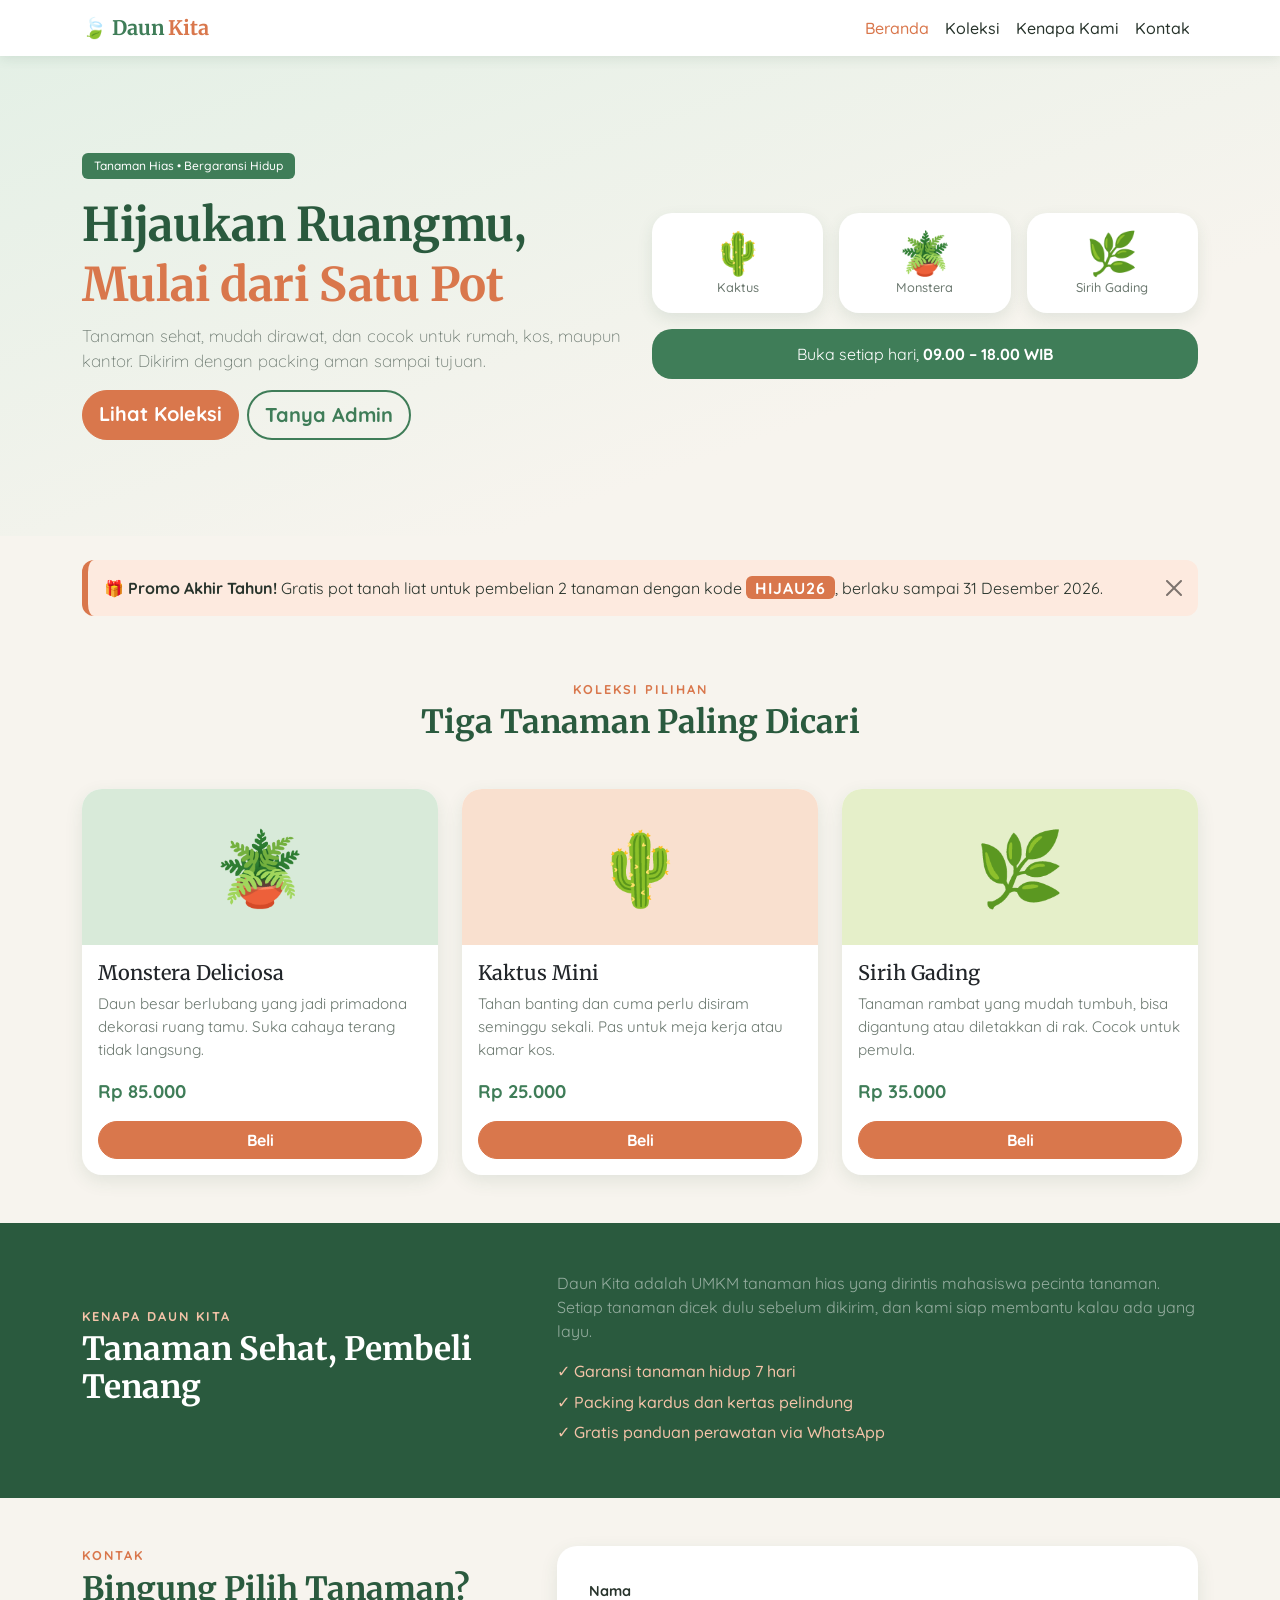
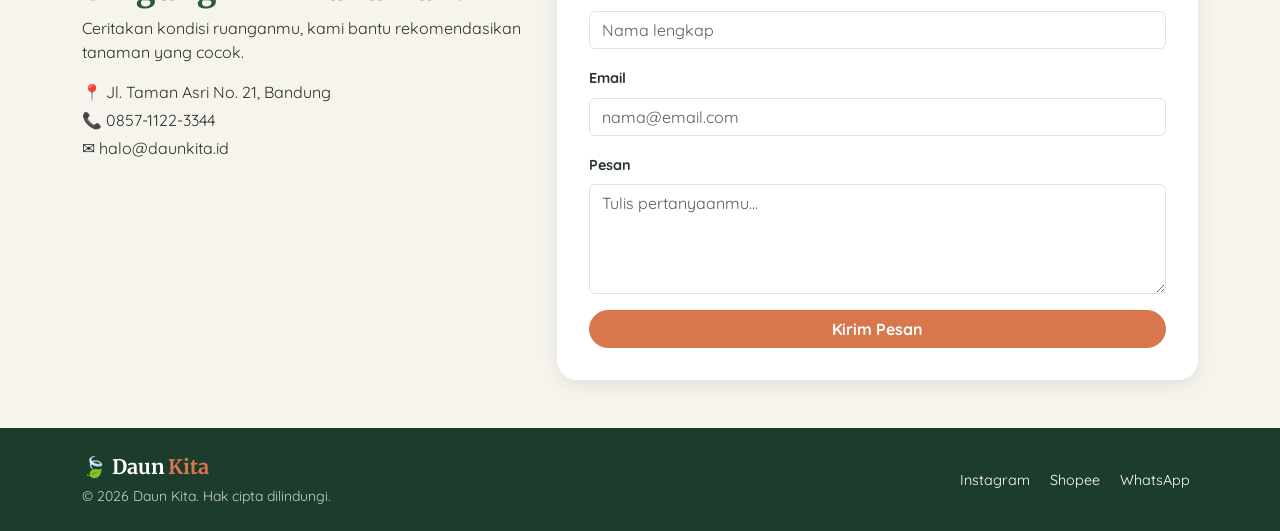
<file: Pertemuan 10/index.html>
<!doctype html>
<html lang="id">
  <head>
    <meta charset="UTF-8" />
    <meta name="viewport" content="width=device-width, initial-scale=1.0" />
    <title>Daun Kita | Toko Tanaman Hias</title>
    <meta name="description" content="Daun Kita: toko tanaman hias untuk rumah, kos, dan kantor." />
    <link href="https://fonts.googleapis.com/css2?family=Merriweather:wght@700&family=Quicksand:wght@400;500;700&display=swap" rel="stylesheet" />
    <!-- Bootstrap CSS (CDN) -->
    <link href="https://cdn.jsdelivr.net/npm/bootstrap@5.3.8/dist/css/bootstrap.min.css" rel="stylesheet" />
    <!-- CSS custom: dipanggil SETELAH Bootstrap -->
    <link rel="stylesheet" href="css/style.css" />
  </head>
  <body data-bs-spy="scroll" data-bs-target="#menuUtama" data-bs-root-margin="0px 0px -50%" data-bs-smooth-scroll="true" tabindex="0">

    <!-- ===== 1. NAVBAR ===== -->
    <nav class="navbar navbar-expand-lg sticky-top nav-daun">
      <div class="container">
        <a class="navbar-brand logo" href="#beranda">&#127811; Daun<span>Kita</span></a>
        <button class="navbar-toggler" type="button" data-bs-toggle="collapse" data-bs-target="#menuUtama" aria-controls="menuUtama" aria-expanded="false" aria-label="Buka menu">
          <span class="navbar-toggler-icon"></span>
        </button>
        <div class="collapse navbar-collapse" id="menuUtama">
          <ul class="navbar-nav ms-auto align-items-lg-center">
            <li class="nav-item"><a class="nav-link" href="#beranda">Beranda</a></li>
            <li class="nav-item"><a class="nav-link" href="#koleksi">Koleksi</a></li>
            <li class="nav-item"><a class="nav-link" href="#kenapa">Kenapa Kami</a></li>
            <li class="nav-item"><a class="nav-link" href="#kontak">Kontak</a></li>
          </ul>
        </div>
      </div>
    </nav>

    <!-- ===== 2. HERO ===== -->
    <header id="beranda" class="hero py-5">
      <div class="container py-lg-5">
        <div class="row align-items-center gy-4">
          <div class="col-12 col-lg-6">
            <span class="badge hero-badge mb-3">Tanaman Hias &bull; Bergaransi Hidup</span>
            <h1 class="hero-title">Hijaukan Ruangmu, <span>Mulai dari Satu Pot</span></h1>
            <p class="lead hero-text">
              Tanaman sehat, mudah dirawat, dan cocok untuk rumah, kos, maupun kantor.
              Dikirim dengan packing aman sampai tujuan.
            </p>
            <div class="d-flex flex-column flex-sm-row gap-2">
              <a href="#koleksi" class="btn btn-daun btn-lg">Lihat Koleksi</a>
              <a href="#kontak" class="btn btn-garis btn-lg">Tanya Admin</a>
            </div>
          </div>
          <div class="col-12 col-lg-6">
            <div class="row g-3 hero-grid text-center">
              <div class="col-4"><div class="hero-box">&#127797;<small>Kaktus</small></div></div>
              <div class="col-4"><div class="hero-box">&#129716;<small>Monstera</small></div></div>
              <div class="col-4"><div class="hero-box">&#127807;<small>Sirih Gading</small></div></div>
              <div class="col-12"><div class="hero-info">Buka setiap hari, <strong>09.00 &ndash; 18.00 WIB</strong></div></div>
            </div>
          </div>
        </div>
      </div>
    </header>

    <!-- ===== 3. ALERT PROMO ===== -->
    <section class="container alert-wrap">
      <div class="alert alert-promo alert-dismissible fade show" role="alert">
        <strong>&#127873; Promo Akhir Tahun!</strong> Gratis pot tanah liat untuk pembelian 2 tanaman dengan kode
        <span class="kode">HIJAU26</span>, berlaku sampai 31 Desember 2026.
        <button type="button" class="btn-close" data-bs-dismiss="alert" aria-label="Tutup"></button>
      </div>
    </section>

    <!-- ===== 4. KOLEKSI (3 CARD) ===== -->
    <section id="koleksi" class="py-5">
      <div class="container">
        <div class="text-center mb-5">
          <p class="label">KOLEKSI PILIHAN</p>
          <h2 class="judul">Tiga Tanaman Paling Dicari</h2>
        </div>
        <div class="row g-4">
          <!-- Card 1 -->
          <div class="col-12 col-md-6 col-lg-4">
            <div class="card kartu h-100">
              <div class="kartu-atas bg-1">&#129716;</div>
              <div class="card-body d-flex flex-column">
                <h3 class="card-title h5">Monstera Deliciosa</h3>
                <p class="card-text">Daun besar berlubang yang jadi primadona dekorasi ruang tamu. Suka cahaya terang tidak langsung.</p>
                <p class="harga">Rp 85.000</p>
                <button class="btn btn-daun mt-auto" data-bs-toggle="modal" data-bs-target="#modalBeli">Beli</button>
              </div>
            </div>
          </div>
          <!-- Card 2 -->
          <div class="col-12 col-md-6 col-lg-4">
            <div class="card kartu h-100">
              <div class="kartu-atas bg-2">&#127797;</div>
              <div class="card-body d-flex flex-column">
                <h3 class="card-title h5">Kaktus Mini</h3>
                <p class="card-text">Tahan banting dan cuma perlu disiram seminggu sekali. Pas untuk meja kerja atau kamar kos.</p>
                <p class="harga">Rp 25.000</p>
                <button class="btn btn-daun mt-auto" data-bs-toggle="modal" data-bs-target="#modalBeli">Beli</button>
              </div>
            </div>
          </div>
          <!-- Card 3 -->
          <div class="col-12 col-md-6 col-lg-4">
            <div class="card kartu h-100">
              <div class="kartu-atas bg-3">&#127807;</div>
              <div class="card-body d-flex flex-column">
                <h3 class="card-title h5">Sirih Gading</h3>
                <p class="card-text">Tanaman rambat yang mudah tumbuh, bisa digantung atau diletakkan di rak. Cocok untuk pemula.</p>
                <p class="harga">Rp 35.000</p>
                <button class="btn btn-daun mt-auto" data-bs-toggle="modal" data-bs-target="#modalBeli">Beli</button>
              </div>
            </div>
          </div>
        </div>
      </div>
    </section>

    <!-- ===== KENAPA KAMI ===== -->
    <section id="kenapa" class="kenapa py-5">
      <div class="container">
        <div class="row align-items-center gy-4">
          <div class="col-12 col-lg-5">
            <p class="label label-terang">KENAPA DAUN KITA</p>
            <h2 class="judul text-white">Tanaman Sehat, Pembeli Tenang</h2>
          </div>
          <div class="col-12 col-lg-7">
            <p class="text-white-50">
              Daun Kita adalah UMKM tanaman hias yang dirintis mahasiswa pecinta tanaman.
              Setiap tanaman dicek dulu sebelum dikirim, dan kami siap membantu kalau ada yang layu.
            </p>
            <ul class="poin list-unstyled mb-0">
              <li>&#10003; Garansi tanaman hidup 7 hari</li>
              <li>&#10003; Packing kardus dan kertas pelindung</li>
              <li>&#10003; Gratis panduan perawatan via WhatsApp</li>
            </ul>
          </div>
        </div>
      </div>
    </section>

    <!-- ===== 6. KONTAK (FORM) ===== -->
    <section id="kontak" class="py-5">
      <div class="container">
        <div class="row gy-4 justify-content-center">
          <div class="col-12 col-lg-5">
            <p class="label">KONTAK</p>
            <h2 class="judul">Bingung Pilih Tanaman?</h2>
            <p>Ceritakan kondisi ruanganmu, kami bantu rekomendasikan tanaman yang cocok.</p>
            <ul class="list-unstyled">
              <li class="mb-1">&#128205; Jl. Taman Asri No. 21, Bandung</li>
              <li class="mb-1">&#128222; 0857-1122-3344</li>
              <li>&#9993; halo@daunkita.id</li>
            </ul>
          </div>
          <div class="col-12 col-lg-7">
            <form class="kotak-form" action="#" method="post">
              <div class="mb-3">
                <label for="nama" class="form-label">Nama</label>
                <input type="text" class="form-control" id="nama" placeholder="Nama lengkap" required />
              </div>
              <div class="mb-3">
                <label for="email" class="form-label">Email</label>
                <input type="email" class="form-control" id="email" placeholder="nama@email.com" required />
              </div>
              <div class="mb-3">
                <label for="pesan" class="form-label">Pesan</label>
                <textarea class="form-control" id="pesan" rows="4" placeholder="Tulis pertanyaanmu..." required></textarea>
              </div>
              <button type="submit" class="btn btn-daun w-100">Kirim Pesan</button>
            </form>
          </div>
        </div>
      </div>
    </section>

    <!-- ===== 7. FOOTER ===== -->
    <footer class="footer-daun py-4">
      <div class="container">
        <div class="row align-items-center gy-2">
          <div class="col-12 col-md-6 text-center text-md-start">
            <span class="logo">&#127811; Daun<span>Kita</span></span>
            <p class="small mb-0 mt-1">&copy; 2026 Daun Kita. Hak cipta dilindungi.</p>
          </div>
          <div class="col-12 col-md-6 text-center text-md-end">
            <a href="#" class="sosmed">Instagram</a>
            <a href="#" class="sosmed">Shopee</a>
            <a href="#" class="sosmed">WhatsApp</a>
          </div>
        </div>
      </div>
    </footer>

    <!-- ===== 5. MODAL ===== -->
    <div class="modal fade" id="modalBeli" tabindex="-1" aria-labelledby="judulModal" aria-hidden="true">
      <div class="modal-dialog modal-dialog-centered">
        <div class="modal-content modal-daun">
          <div class="modal-header">
            <h2 class="modal-title fs-5" id="judulModal">Ketentuan Pembelian</h2>
            <button type="button" class="btn-close" data-bs-dismiss="modal" aria-label="Tutup"></button>
          </div>
          <div class="modal-body">
            <ul class="small mb-0">
              <li>Pesanan diproses lewat WhatsApp admin.</li>
              <li>Ambil di toko atau kirim ke seluruh Indonesia.</li>
              <li>Pembayaran via QRIS atau transfer bank.</li>
              <li>Klaim garansi maksimal 7 hari dengan foto tanaman.</li>
            </ul>
          </div>
          <div class="modal-footer">
            <button type="button" class="btn btn-secondary" data-bs-dismiss="modal">Batal</button>
            <button type="button" class="btn btn-daun" data-bs-dismiss="modal">Lanjut ke WhatsApp</button>
          </div>
        </div>
      </div>
    </div>

    <!-- Bootstrap Bundle JS (sudah termasuk Popper) -->
    <script src="https://cdn.jsdelivr.net/npm/bootstrap@5.3.8/dist/js/bootstrap.bundle.min.js"></script>
  </body>
</html>
</file>
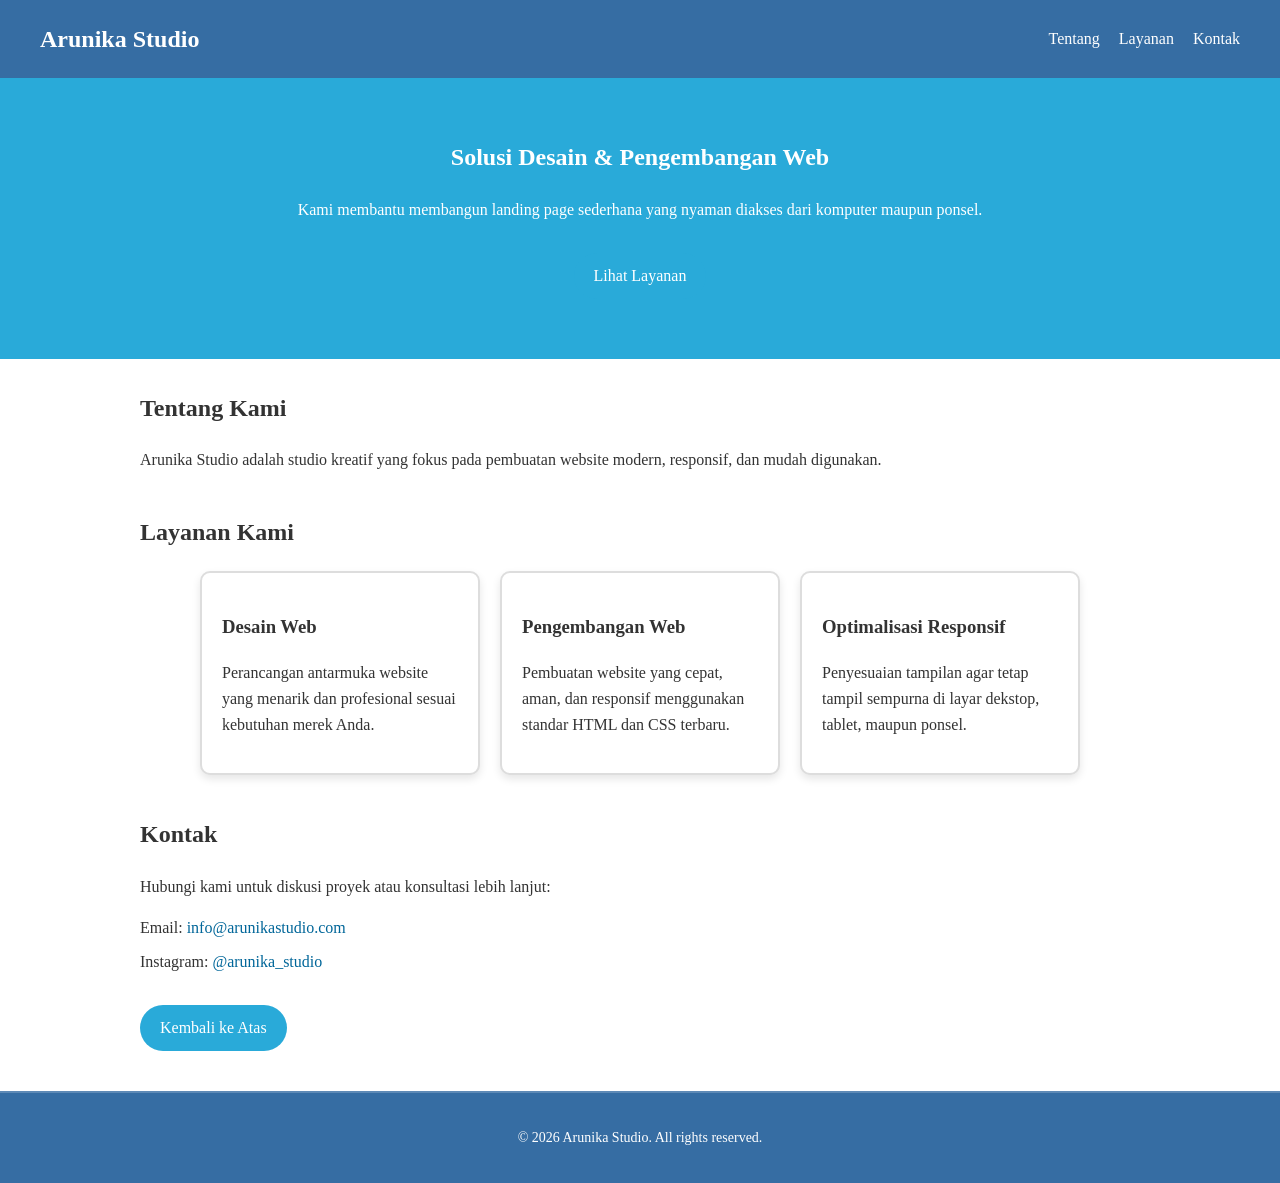
<file: Pertemuan 4/Tugas/index.html>
<!DOCTYPE html>
<html lang="id">
<head>
    <meta charset="UTF-8">
    <meta name="viewport" content="width=device-width, initial-scale=1.0">
    <title>Arunika Studio</title>
    <link rel="stylesheet" href="css/style.css">
</head>
<body>
    
    <header>
        <h1>Arunika Studio</h1>
        <nav>
            <a href="#tentang">Tentang</a>
            <a href="#layanan">Layanan</a>
            <a href="#kontak">Kontak</a>
        </nav>
    </header>

    <section id="hero">
        <h2>Solusi Desain & Pengembangan Web</h2>
        <p>Kami membantu membangun landing page sederhana yang nyaman diakses dari komputer maupun ponsel.</p>
        <a href="#layanan" class="button">Lihat Layanan</a>
    </section>

    <main>
        <section id="tentang">
            <h2>Tentang Kami</h2>
            <p>Arunika Studio adalah studio kreatif yang fokus pada pembuatan website modern, responsif, dan mudah digunakan.</p>
        </section>

        <section id="layanan">
            <h2>Layanan Kami</h2>
            
            <div class="card-wrapper">
                <div class="card">
                    <h3>Desain Web</h3>
                    <p>Perancangan antarmuka website yang menarik dan profesional sesuai kebutuhan merek Anda.</p>
                </div>

                <div class="card">
                    <h3>Pengembangan Web</h3>
                    <p>Pembuatan website yang cepat, aman, dan responsif menggunakan standar HTML dan CSS terbaru.</p>
                </div>

                <div class="card">
                    <h3>Optimalisasi Responsif</h3>
                    <p>Penyesuaian tampilan agar tetap tampil sempurna di layar dekstop, tablet, maupun ponsel.</p>
                </div>
            </div>
        </section>

        <section id="kontak">
            <h2>Kontak</h2>
            <p>Hubungi kami untuk diskusi proyek atau konsultasi lebih lanjut:</p>
            <ul class="kontak-list">
                <li>Email: <a href="mailto:info@arunikastudio.com">info@arunikastudio.com</a></li>
                <li>Instagram: <a href="https://instagram.com" target="_blank">@arunika_studio</a></li>
            </ul>
            <a href="#hero" class="button">Kembali ke Atas</a>
        </section>
    </main>

    <footer>
        <p>&copy; 2026 Arunika Studio. All rights reserved.</p>
    </footer>

</body>
</html>
</file>
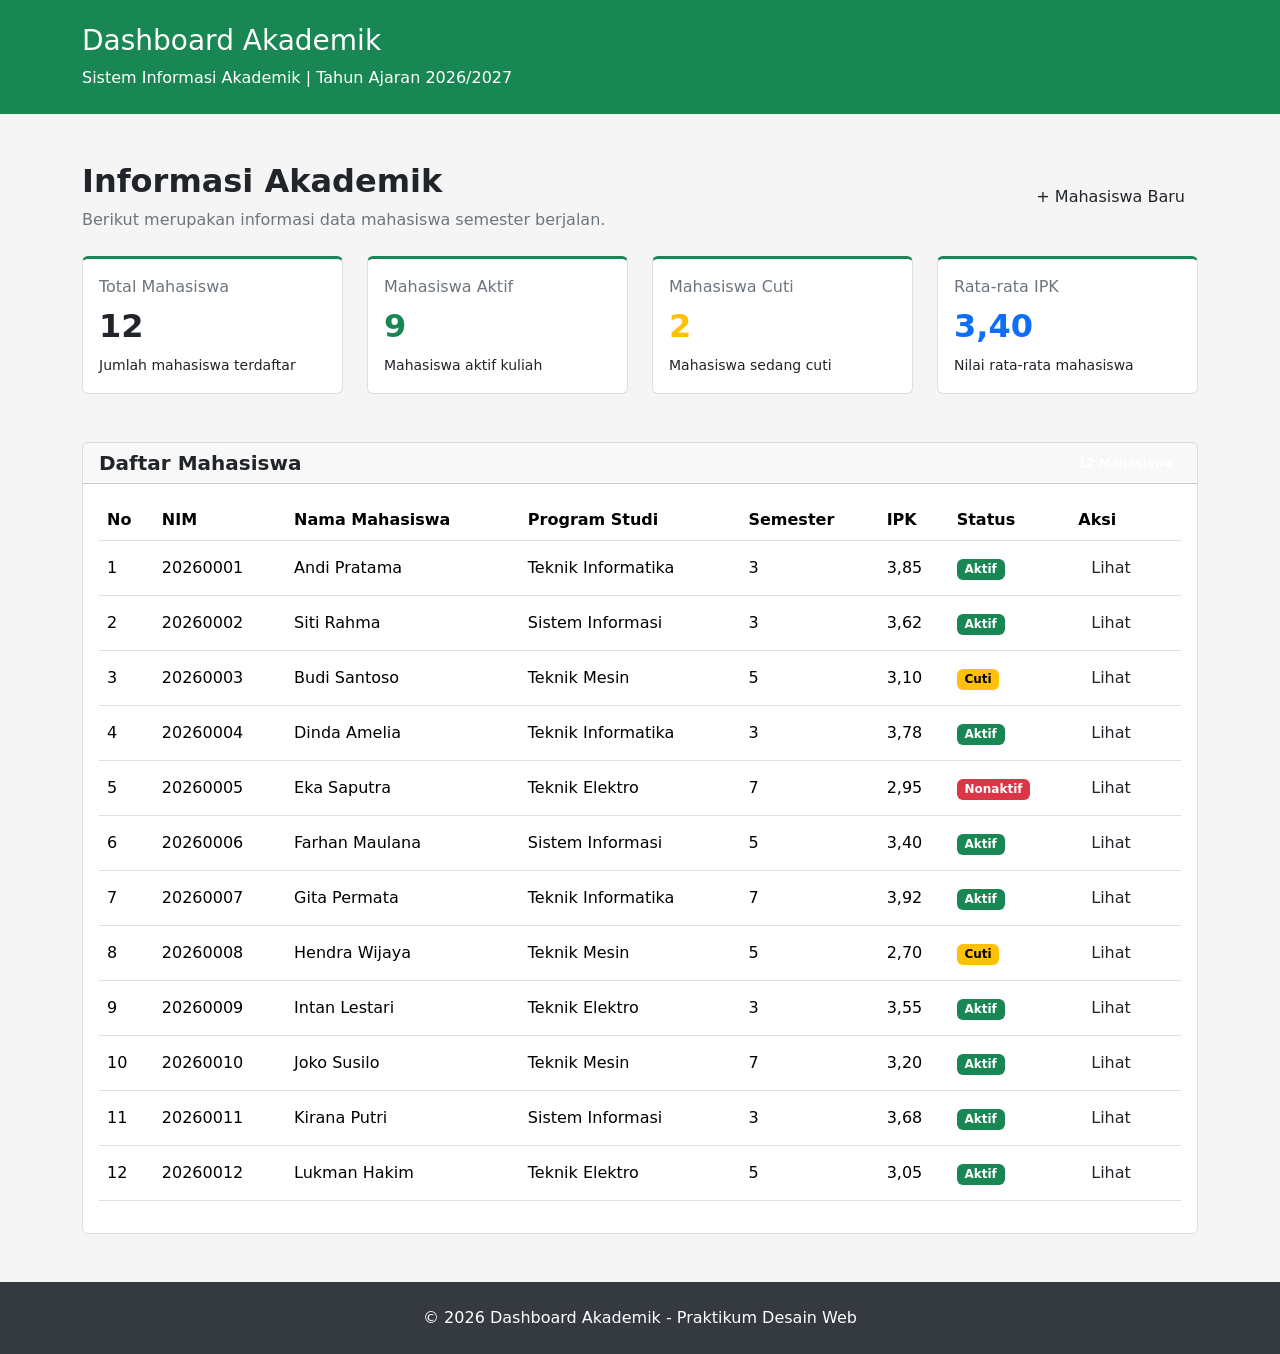
<file: Pertemuan 9/Tugas/index.html>
<!DOCTYPE html>
<html lang="id">
<head>
    <meta charset="UTF-8">
    <meta name="viewport" content="width=device-width, initial-scale=1.0">
    <title>Dashboard Akademik Naufal</title>

    <!-- Bootstrap -->
    <link href="https://cdn.jsdelivr.net/npm/bootstrap@5.3.8/dist/css/bootstrap.min.css" rel="stylesheet">

    <!-- CSS Custom -->
    <link rel="stylesheet" href="css/style.css">
</head>

<body>

    <!-- HEADER -->
    <header class="header-akademik text-white py-4">
        <div class="container">
            <h1 class="h3 mb-2">Dashboard Akademik</h1>
            <p class="mb-0">Sistem Informasi Akademik | Tahun Ajaran 2026/2027</p>
        </div>
    </header>

    <!-- KONTEN UTAMA -->
    <main class="container my-5">

        <div class="row mb-4 align-items-center">
            <div class="col-md-8">
                <h2 class="fw-bold">Informasi Akademik</h2>
                <p class="text-secondary mb-0">
                    Berikut merupakan informasi data mahasiswa semester berjalan.
                </p>
            </div>

            <div class="col-md-4 text-md-end mt-3 mt-md-0">
                <button class="btn btn-tambah">
                    + Mahasiswa Baru
                </button>
            </div>
        </div>

        <!-- KARTU STATISTIK -->
        <div class="row g-4 mb-5">

            <div class="col-12 col-md-6 col-lg-3">
                <div class="card stat-card h-100">
                    <div class="card-body">
                        <p class="text-secondary mb-2">Total Mahasiswa</p>
                        <h2 class="fw-bold">12</h2>
                        <small>Jumlah mahasiswa terdaftar</small>
                    </div>
                </div>
            </div>

            <div class="col-12 col-md-6 col-lg-3">
                <div class="card stat-card aktif h-100">
                    <div class="card-body">
                        <p class="text-secondary mb-2">Mahasiswa Aktif</p>
                        <h2 class="fw-bold text-success">9</h2>
                        <small>Mahasiswa aktif kuliah</small>
                    </div>
                </div>
            </div>

            <div class="col-12 col-md-6 col-lg-3">
                <div class="card stat-card cuti h-100">
                    <div class="card-body">
                        <p class="text-secondary mb-2">Mahasiswa Cuti</p>
                        <h2 class="fw-bold text-warning">2</h2>
                        <small>Mahasiswa sedang cuti</small>
                    </div>
                </div>
            </div>

            <div class="col-12 col-md-6 col-lg-3">
                <div class="card stat-card ipk h-100">
                    <div class="card-body">
                        <p class="text-secondary mb-2">Rata-rata IPK</p>
                        <h2 class="fw-bold text-primary">3,40</h2>
                        <small>Nilai rata-rata mahasiswa</small>
                    </div>
                </div>
            </div>

        </div>

        <!-- TABEL MAHASISWA -->
        <div class="card tabel-container">

            <div class="card-header d-flex justify-content-between align-items-center">
                <h5 class="mb-0 fw-bold">Daftar Mahasiswa</h5>
                <span class="badge jumlah-data">12 Mahasiswa</span>
            </div>

            <div class="card-body">
                <div class="table-responsive">

                    <table class="table table-hover align-middle">
                        <thead>
                            <tr>
                                <th>No</th>
                                <th>NIM</th>
                                <th>Nama Mahasiswa</th>
                                <th>Program Studi</th>
                                <th>Semester</th>
                                <th>IPK</th>
                                <th>Status</th>
                                <th>Aksi</th>
                            </tr>
                        </thead>

                        <tbody>
                            <tr>
                                <td>1</td>
                                <td>20260001</td>
                                <td>Andi Pratama</td>
                                <td>Teknik Informatika</td>
                                <td>3</td>
                                <td>3,85</td>
                                <td><span class="badge text-bg-success">Aktif</span></td>
                                <td><button class="btn btn-detail">Lihat</button></td>
                            </tr>

                            <tr>
                                <td>2</td>
                                <td>20260002</td>
                                <td>Siti Rahma</td>
                                <td>Sistem Informasi</td>
                                <td>3</td>
                                <td>3,62</td>
                                <td><span class="badge text-bg-success">Aktif</span></td>
                                <td><button class="btn btn-detail">Lihat</button></td>
                            </tr>

                            <tr>
                                <td>3</td>
                                <td>20260003</td>
                                <td>Budi Santoso</td>
                                <td>Teknik Mesin</td>
                                <td>5</td>
                                <td>3,10</td>
                                <td><span class="badge text-bg-warning">Cuti</span></td>
                                <td><button class="btn btn-detail">Lihat</button></td>
                            </tr>

                            <tr>
                                <td>4</td>
                                <td>20260004</td>
                                <td>Dinda Amelia</td>
                                <td>Teknik Informatika</td>
                                <td>3</td>
                                <td>3,78</td>
                                <td><span class="badge text-bg-success">Aktif</span></td>
                                <td><button class="btn btn-detail">Lihat</button></td>
                            </tr>

                            <tr>
                                <td>5</td>
                                <td>20260005</td>
                                <td>Eka Saputra</td>
                                <td>Teknik Elektro</td>
                                <td>7</td>
                                <td>2,95</td>
                                <td><span class="badge text-bg-danger">Nonaktif</span></td>
                                <td><button class="btn btn-detail">Lihat</button></td>
                            </tr>

                            <tr>
                                <td>6</td>
                                <td>20260006</td>
                                <td>Farhan Maulana</td>
                                <td>Sistem Informasi</td>
                                <td>5</td>
                                <td>3,40</td>
                                <td><span class="badge text-bg-success">Aktif</span></td>
                                <td><button class="btn btn-detail">Lihat</button></td>
                            </tr>

                            <tr>
                                <td>7</td>
                                <td>20260007</td>
                                <td>Gita Permata</td>
                                <td>Teknik Informatika</td>
                                <td>7</td>
                                <td>3,92</td>
                                <td><span class="badge text-bg-success">Aktif</span></td>
                                <td><button class="btn btn-detail">Lihat</button></td>
                            </tr>

                            <tr>
                                <td>8</td>
                                <td>20260008</td>
                                <td>Hendra Wijaya</td>
                                <td>Teknik Mesin</td>
                                <td>5</td>
                                <td>2,70</td>
                                <td><span class="badge text-bg-warning">Cuti</span></td>
                                <td><button class="btn btn-detail">Lihat</button></td>
                            </tr>

                            <tr>
                                <td>9</td>
                                <td>20260009</td>
                                <td>Intan Lestari</td>
                                <td>Teknik Elektro</td>
                                <td>3</td>
                                <td>3,55</td>
                                <td><span class="badge text-bg-success">Aktif</span></td>
                                <td><button class="btn btn-detail">Lihat</button></td>
                            </tr>

                            <tr>
                                <td>10</td>
                                <td>20260010</td>
                                <td>Joko Susilo</td>
                                <td>Teknik Mesin</td>
                                <td>7</td>
                                <td>3,20</td>
                                <td><span class="badge text-bg-success">Aktif</span></td>
                                <td><button class="btn btn-detail">Lihat</button></td>
                            </tr>

                            <tr>
                                <td>11</td>
                                <td>20260011</td>
                                <td>Kirana Putri</td>
                                <td>Sistem Informasi</td>
                                <td>3</td>
                                <td>3,68</td>
                                <td><span class="badge text-bg-success">Aktif</span></td>
                                <td><button class="btn btn-detail">Lihat</button></td>
                            </tr>

                            <tr>
                                <td>12</td>
                                <td>20260012</td>
                                <td>Lukman Hakim</td>
                                <td>Teknik Elektro</td>
                                <td>5</td>
                                <td>3,05</td>
                                <td><span class="badge text-bg-success">Aktif</span></td>
                                <td><button class="btn btn-detail">Lihat</button></td>
                            </tr>

                        </tbody>
                    </table>

                </div>
            </div>
        </div>

    </main>

    <!-- FOOTER -->
    <footer class="footer-akademik text-center text-white py-4">
        <div class="container">
            <p class="mb-0">
                &copy; 2026 Dashboard Akademik - Praktikum Desain Web
            </p>
        </div>
    </footer>

    <script src="https://cdn.jsdelivr.net/npm/bootstrap@5.3.8/dist/js/bootstrap.bundle.min.js"></script>

</body>
</html>
</file>
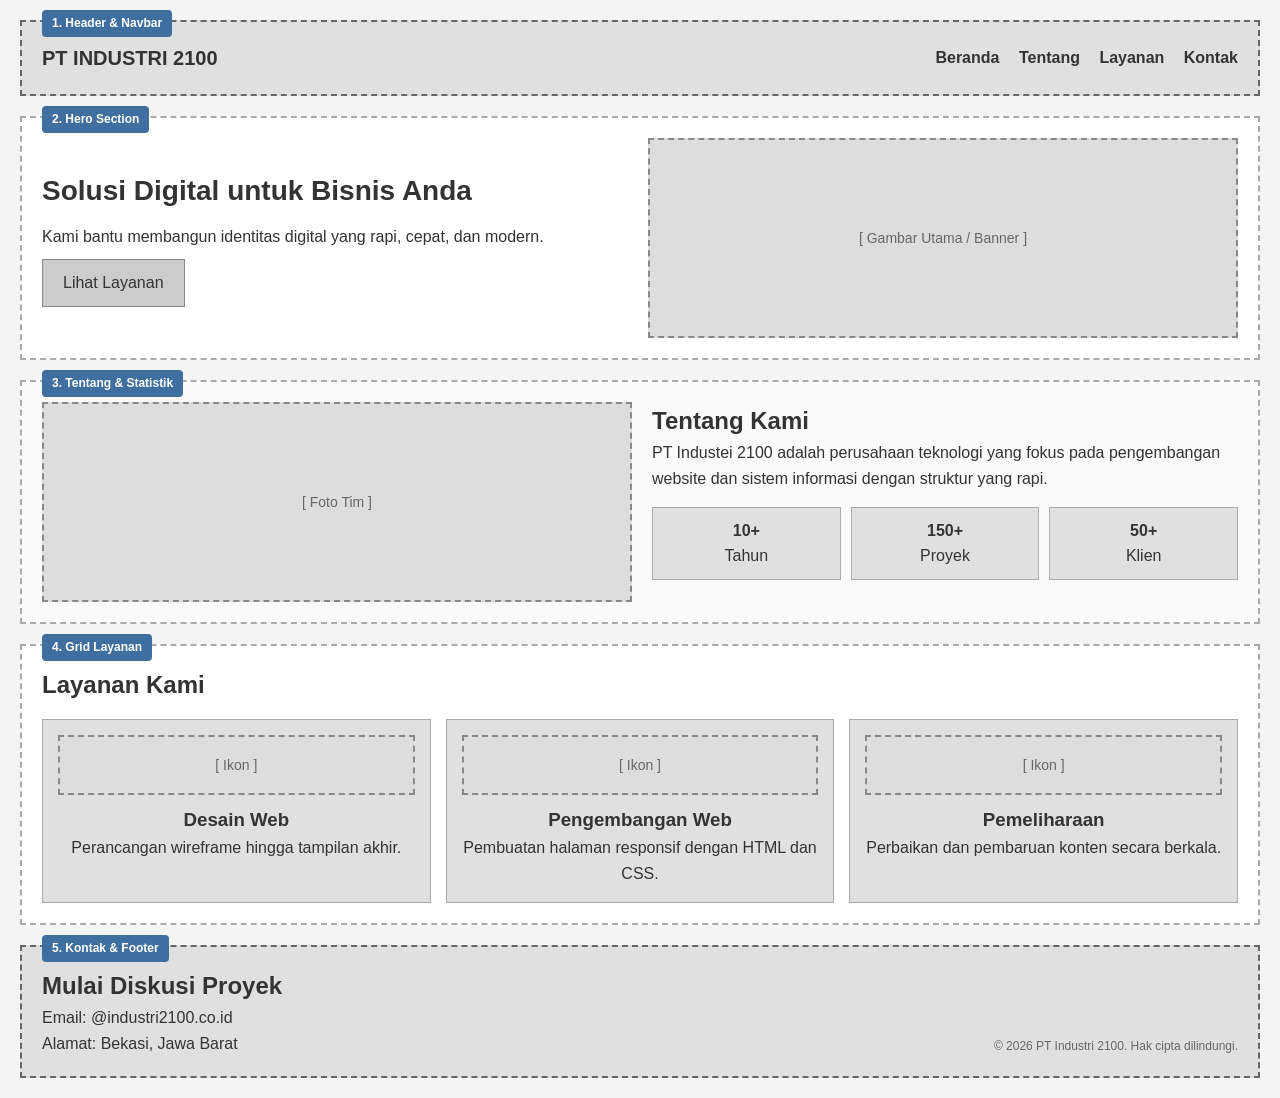
<file: Pertemuan 5/Studi_kasus/tugas/index.html>
<!DOCTYPE html>
<html lang="id">
<head>
  <meta charset="UTF-8">
  <meta name="viewport" content="width=device-width, initial-scale=1.0">
  <title>Wireframe Company Profile - PT Industri 2100</title>
  <link rel="stylesheet" href="css/style.css">
</head>
<body>

  <!-- 1. HEADER & NAVBAR -->
  <header class="topbar" data-anno="1. Header & Navbar">
    <div class="logo">PT INDUSTRI 2100</div>
    <nav>
      <a href="#beranda">Beranda</a>
      <a href="#tentang">Tentang</a>
      <a href="#layanan">Layanan</a>
      <a href="#kontak">Kontak</a>
    </nav>
  </header>

  <!-- 2. HERO SECTION -->
  <section id="beranda" class="hero" data-anno="2. Hero Section">
    <div class="hero-text">
      <h1>Solusi Digital untuk Bisnis Anda</h1>
      <p>Kami bantu membangun identitas digital yang rapi, cepat, dan modern.</p>
      <a href="#layanan" class="btn">Lihat Layanan</a>
    </div>
    <div class="hero-img">[ Gambar Utama / Banner ]</div>
  </section>

  <!-- 3. TENTANG KAMI -->
  <section id="tentang" class="tentang" data-anno="3. Tentang & Statistik">
    <div class="hero-img">[ Foto Tim ]</div>
    <div class="tentang-text">
      <h2>Tentang Kami</h2>
      <p>PT Industei 2100 adalah perusahaan teknologi yang fokus pada pengembangan website dan sistem informasi dengan struktur yang rapi.</p>
      <div class="stats">
        <div><strong>10+</strong><br>Tahun</div>
        <div><strong>150+</strong><br>Proyek</div>
        <div><strong>50+</strong><br>Klien</div>
      </div>
    </div>
  </section>

  <!-- 4. LAYANAN -->
  <section id="layanan" data-anno="4. Grid Layanan">
    <h2>Layanan Kami</h2>
    <div class="cards">
      <div class="card">
        <div class="img-placeholder">[ Ikon ]</div>
        <h3>Desain Web</h3>
        <p>Perancangan wireframe hingga tampilan akhir.</p>
      </div>
      <div class="card">
        <div class="img-placeholder">[ Ikon ]</div>
        <h3>Pengembangan Web</h3>
        <p>Pembuatan halaman responsif dengan HTML dan CSS.</p>
      </div>
      <div class="card">
        <div class="img-placeholder">[ Ikon ]</div>
        <h3>Pemeliharaan</h3>
        <p>Perbaikan dan pembaruan konten secara berkala.</p>
      </div>
    </div>
  </section>

  <!-- 5. KONTAK & FOOTER -->
  <section id="kontak" class="kontak" data-anno="5. Kontak & Footer">
    <div>
      <h2>Mulai Diskusi Proyek</h2>
      <p>Email: @industri2100.co.id</p>
      <p>Alamat: Bekasi, Jawa Barat</p>
    </div>
    <div class="footer-box">
      <p>&copy; 2026 PT Industri 2100. Hak cipta dilindungi.</p>
    </div>
  </section>

</body>
</html>
</file>
<file: Pertemuan 10/css/style.css>
/* ===== DESIGN TOKENS ===== */
:root {
  --daun: #3f7d58;
  --daun-tua: #2a5a3e;
  --terakota: #d9774c;
  --terakota-tua: #bd5f36;
  --putih-tulang: #f7f4ee;
  --teks: #27332b;
  --abu: #6b786f;
  --radius: 20px;
  --font-judul: "Merriweather", Georgia, serif;
  --font-isi: "Quicksand", system-ui, sans-serif;
}

/* ===== DASAR ===== */
html { scroll-padding-top: 70px; }
body { font-family: var(--font-isi); color: var(--teks); background: var(--putih-tulang); }
h1, h2, h3, .logo { font-family: var(--font-judul); }

/* ===== NAVBAR ===== */
.nav-daun { background: #fff; box-shadow: 0 2px 12px rgba(42, 90, 62, .12); }
.nav-daun .nav-link { color: var(--teks); font-weight: 500; }
.nav-daun .nav-link:hover,
.nav-daun .nav-link.active { color: var(--terakota); }
.logo { color: var(--daun); font-weight: 700; font-size: 1.25rem; }
.logo span { color: var(--terakota); margin-left: 3px; }
.logo:hover { color: var(--daun-tua); }

/* ===== HERO ===== */
.hero { background: linear-gradient(160deg, #e4f0e6 0%, var(--putih-tulang) 70%); }
.hero-badge { background: var(--daun); color: #fff; font-weight: 500; padding: .55em 1em; }
.hero-title { font-size: 2rem; font-weight: 700; line-height: 1.3; color: var(--daun-tua); }
.hero-title span { color: var(--terakota); }
.hero-text { color: var(--abu); font-size: 1.05rem; }
.hero-box {
  background: #fff; border-radius: var(--radius); padding: 1.2rem .5rem;
  font-size: 2.6rem; line-height: 1; box-shadow: 0 6px 16px rgba(42, 90, 62, .1);
}
.hero-box small { display: block; font-size: .8rem; margin-top: .5rem; color: var(--abu); font-weight: 500; }
.hero-info { background: var(--daun); color: #fff; border-radius: var(--radius); padding: .8rem; }

/* ===== TOMBOL ===== */
.btn-daun { background: var(--terakota); border-color: var(--terakota); color: #fff; font-weight: 700; border-radius: 50px; }
.btn-daun:hover, .btn-daun:focus { background: var(--terakota-tua); border-color: var(--terakota-tua); color: #fff; }
.btn-garis { border: 2px solid var(--daun); color: var(--daun); font-weight: 700; border-radius: 50px; }
.btn-garis:hover { background: var(--daun); color: #fff; }

/* ===== ALERT ===== */
.alert-wrap { margin-top: 1.5rem; }
.alert-promo { background: #fdeadf; border: 0; border-left: 6px solid var(--terakota); color: var(--teks); border-radius: 12px; }
.kode { background: var(--terakota); color: #fff; padding: .1rem .55rem; border-radius: 6px; font-weight: 700; letter-spacing: 1px; }

/* ===== JUDUL SECTION ===== */
.label { color: var(--terakota); font-weight: 700; font-size: .8rem; letter-spacing: 2px; margin-bottom: .25rem; }
.label-terang { color: #f4c3a8; }
.judul { font-size: 1.6rem; font-weight: 700; color: var(--daun-tua); }

/* ===== CARD ===== */
.kartu { border: 0; border-radius: var(--radius); background: #fff; overflow: hidden; box-shadow: 0 6px 18px rgba(42, 90, 62, .1); transition: transform .2s, box-shadow .2s; }
.kartu:hover { transform: translateY(-6px); box-shadow: 0 14px 28px rgba(42, 90, 62, .2); }
.kartu-atas { font-size: 4.5rem; text-align: center; padding: 1.5rem 0; }
.bg-1 { background: #d8ead9; }
.bg-2 { background: #f9e0cf; }
.bg-3 { background: #e5efc9; }
.kartu .card-text { color: var(--abu); font-size: .95rem; }
.harga { font-weight: 700; color: var(--daun); font-size: 1.15rem; }

/* ===== KENAPA KAMI ===== */
.kenapa { background: var(--daun-tua); }
.poin li { color: #f4c3a8; margin-bottom: .4rem; font-weight: 500; }

/* ===== FORM ===== */
.kotak-form { background: #fff; border-radius: var(--radius); padding: 1.5rem; box-shadow: 0 6px 18px rgba(42, 90, 62, .1); }
.form-label { font-weight: 700; font-size: .9rem; }
.form-control:focus { border-color: var(--daun); box-shadow: 0 0 0 .2rem rgba(63, 125, 88, .25); }

/* ===== MODAL ===== */
.modal-daun { background: var(--putih-tulang); border: 0; border-radius: var(--radius); }
.modal-daun .modal-title { font-family: var(--font-judul); color: var(--daun-tua); }

/* ===== FOOTER ===== */
.footer-daun { background: #1d3d2c; color: rgba(255, 255, 255, .75); }
.footer-daun .logo { color: #fff; }
.sosmed { color: #fff; text-decoration: none; margin: 0 .5rem; font-size: .9rem; }
.sosmed:hover { color: var(--terakota); }

/* ===== RESPONSIF (mobile-first) ===== */
@media (min-width: 768px) {
  .hero-title { font-size: 2.5rem; }
  .judul { font-size: 2rem; }
  .kotak-form { padding: 2rem; }
}
@media (min-width: 992px) {
  .hero-title { font-size: 2.9rem; }
}
</file>
<file: Pertemuan 4/Tugas/css/style.css>
/* Styling Dasar & Reset */
body {
    font-family: Georgia, 'Times New Roman', Times, serif;
    margin: 0;
    line-height: 1.6;
    color: #333;
}

/* Header & Navigasi */
header {
    background-color: #366da3;
    color: white;
    padding: 20px 40px;
    position: sticky;
    top: 0;
    z-index: 1000;
    display: flex;
    justify-content: space-between;
    align-items: center;
}

header h1 {
    margin: 0;
    font-size: 24px;
}

header nav a {
    color: white;
    text-decoration: none;
    margin-left: 15px;
}

header nav a:hover {
    text-decoration: underline;
}

/* Section Hero */
#hero {
    background-color: #29aad9;
    color: white;
    text-align: center;
    padding: 60px 20px;
}

#hero h2 {
    margin-top: 0;
}

/* Container Utama */
main {
    width: 85%;
    max-width: 1000px;
    margin: 30px auto;
}

main section {
    margin-bottom: 40px;
}

/* Class Reusable 1: Card & Layout Pembungkus */
.card-wrapper {
    display: flex;
    justify-content: center;
    flex-wrap: wrap;
    gap: 20px;
}

.card {
    background-color: #ffffff;
    padding: 20px;
    border: 2px solid #ddd;
    border-radius: 10px;
    width: 280px;
    box-sizing: border-box;
    box-shadow: 0 4px 8px rgba(0, 0, 0, 0.1);
    transition: transform 0.3s ease, box-shadow 0.3s ease;
}

.card:hover {
    transform: translateY(-5px);
}

/* Konten Kontak */
.kontak-list {
    list-style-type: none;
    padding: 0;
}

.kontak-list li {
    margin-bottom: 8px;
}

.kontak-list a {
    color: #006699;
    text-decoration: none;
}

.kontak-list a:hover {
    text-decoration: underline;
}

/* Class Reusable 2: Button */
.button {
    display: inline-block;
    padding: 10px 20px;
    background-color: #29aad9;
    color: white;
    text-decoration: none;
    border-radius: 25px;
    margin-top: 15px;
    transition: background-color 0.3s ease;
}

.button:hover {
    background-color: #2e7d32;
    color: white;
}

/* Footer */
footer {
    background-color: #366da3;
    color: white;
    text-align: center;
    font-size: 14px;
    border-top: 2px solid #ffffff33;
    padding: 20px;
}

/* Media Query untuk Layar Kecil / Mobile (di bawah 768px) */
@media (max-width: 768px) {
    header {
        flex-direction: column;
        text-align: center;
        padding: 15px;
        gap: 10px;
    }

    header nav a {
        display: inline-block;
        margin: 5px 8px;
    }

    .card-wrapper {
        flex-direction: column;
        align-items: center;
    }

    .card {
        width: 100%;
    }

    #hero h2 {
        font-size: 20px;
    }
}
</file>
<file: Pertemuan 9/Tugas/css/style.css>
body {
    min-height: 100vh;
    background-color: #f5f5f5;
}

.card {
    border: 1px solid #ddd;
}

/* Kartu statistik */
.stat-card {
    border-top: 3px solid #198754;
}

/* Tabel */
table th,
table td {
    white-space: nowrap;
}

.table thead {
    background-color: #198754;
    color: white;
}

/* Header */
header {
    background-color: #198754;
}

/* Footer */
footer {
    background-color: #343a40;
}
</file>
<file: Pertemuan 5/Studi_kasus/tugas/css/style.css>
/* Reset & Base */
* { margin: 0; padding: 0; box-sizing: border-box; }
body { font-family: Arial, sans-serif; background: #f4f4f4; color: #333; line-height: 1.6; }

/* Sistem Anotasi Wireframe */
[data-anno] { position: relative; border: 2px dashed #aaa; margin: 20px; padding: 20px; background: #fff; }
[data-anno]::before {
  content: attr(data-anno);
  position: absolute; top: -12px; left: 20px;
  background: #3f6f9f; color: #fff; font-size: 12px; font-weight: bold;
  padding: 4px 10px; border-radius: 4px;
}

/* Placeholder Gambar */
.hero-img, .img-placeholder {
  background: #ddd; border: 2px dashed #888;
  display: flex; align-items: center; justify-content: center;
  color: #666; font-size: 14px;
}

/* 1. Header & Navbar */
.topbar { display: flex; justify-content: space-between; align-items: center; background: #e0e0e0; border-color: #666; }
.logo { font-size: 20px; font-weight: bold; }
nav a { text-decoration: none; color: #333; margin-left: 15px; font-weight: bold; }
nav a:hover { text-decoration: underline; }

/* 2. Hero */
.hero { display: flex; gap: 20px; align-items: center; }
.hero-text { flex: 1; }
.hero-text h1 { font-size: 28px; margin-bottom: 10px; }
.btn { display: inline-block; padding: 10px 20px; background: #ccc; color: #333; text-decoration: none; margin-top: 10px; border: 1px solid #888; }
.hero-img { flex: 1; height: 200px; }

/* 3. Tentang */
.tentang { display: flex; gap: 20px; background: #fafafa; }
.tentang .hero-img { flex: 1; height: 200px; }
.tentang-text { flex: 1; }
.stats { display: flex; gap: 10px; margin-top: 15px; }
.stats div { flex: 1; background: #e0e0e0; padding: 10px; text-align: center; border: 1px solid #aaa; }

/* 4. Layanan */
.cards { display: flex; gap: 15px; margin-top: 15px; }
.card { flex: 1; background: #e0e0e0; padding: 15px; text-align: center; border: 1px solid #aaa; }
.img-placeholder { height: 60px; margin-bottom: 10px; }

/* 5. Kontak & Footer */
.kontak { display: flex; justify-content: space-between; align-items: flex-end; background: #e0e0e0; border-color: #666; }
.footer-box { font-size: 12px; color: #666; }

/* RESPONSIVE (MOBILE) */
@media (max-width: 768px) {
  .topbar { flex-direction: column; gap: 10px; text-align: center; }
  nav a { margin: 0 8px; }
  .hero, .tentang, .cards, .kontak { flex-direction: column; }
  .hero-img, .tentang .hero-img { width: 100%; }
  .stats { flex-direction: column; }
}
</file>
